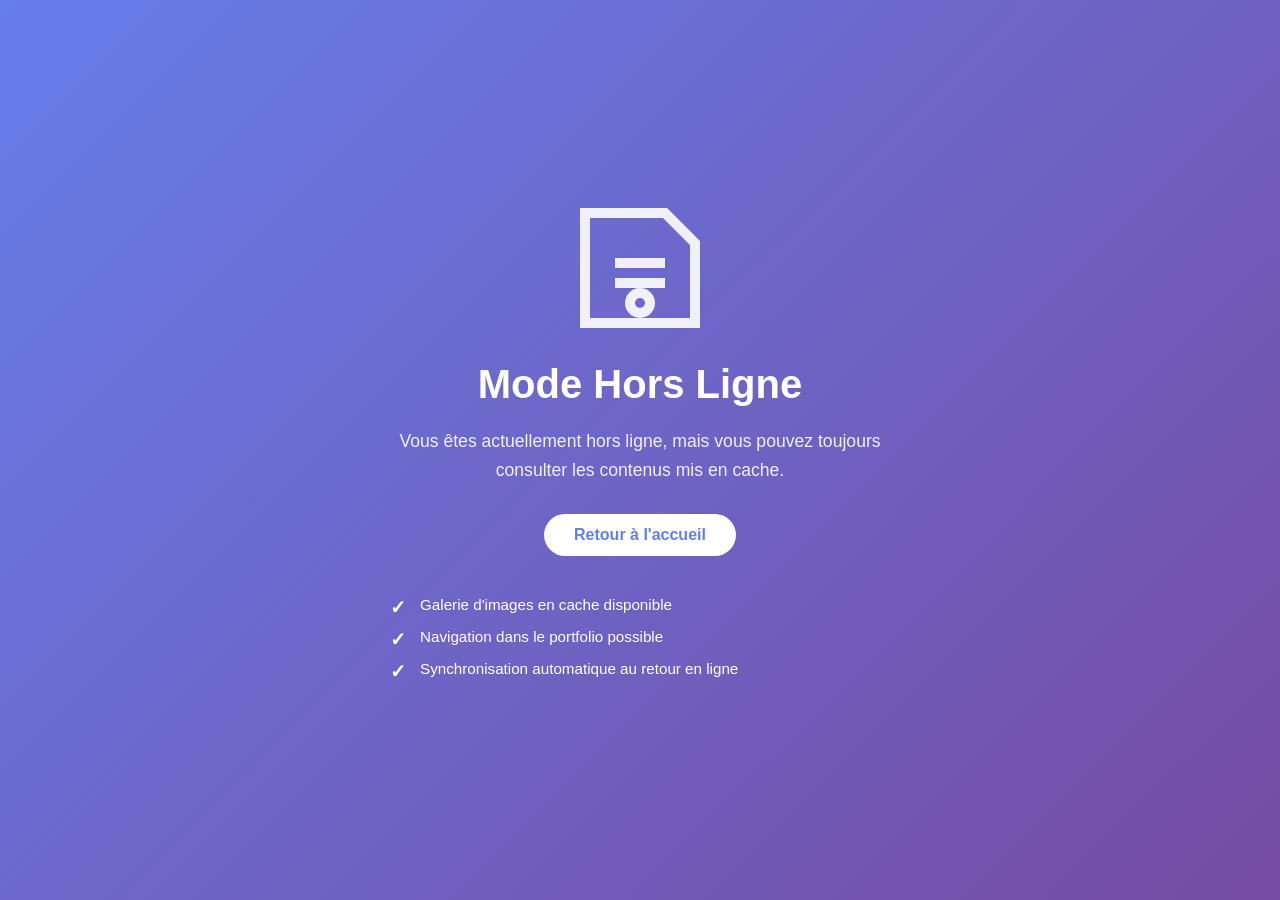
<file: offline.html>
<!DOCTYPE html>
<html lang="fr">
<head>
  <meta charset="UTF-8">
  <meta name="viewport" content="width=device-width, initial-scale=1.0">
  <title>Hors ligne - Portfolio</title>
  <style>
    * {
      margin: 0;
      padding: 0;
      box-sizing: border-box;
    }
    
    body {
      font-family: -apple-system, BlinkMacSystemFont, 'Segoe UI', Roboto, sans-serif;
      min-height: 100vh;
      display: flex;
      align-items: center;
      justify-content: center;
      background: linear-gradient(135deg, #667eea 0%, #764ba2 100%);
      color: white;
      padding: 20px;
    }
    
    .container {
      text-align: center;
      max-width: 500px;
    }
    
    .icon {
      width: 120px;
      height: 120px;
      margin: 0 auto 30px;
      opacity: 0.9;
    }
    
    h1 {
      font-size: 2.5rem;
      margin-bottom: 20px;
      font-weight: 700;
    }
    
    p {
      font-size: 1.1rem;
      line-height: 1.6;
      opacity: 0.9;
      margin-bottom: 30px;
    }
    
    .button {
      display: inline-block;
      padding: 12px 30px;
      background: white;
      color: #667eea;
      text-decoration: none;
      border-radius: 50px;
      font-weight: 600;
      transition: transform 0.2s;
    }
    
    .button:hover {
      transform: scale(1.05);
    }
    
    .features {
      margin-top: 40px;
      text-align: left;
    }
    
    .feature {
      margin-bottom: 15px;
      padding-left: 30px;
      position: relative;
      font-size: 0.95rem;
    }
    
    .feature::before {
      content: "✓";
      position: absolute;
      left: 0;
      font-weight: bold;
      font-size: 1.2rem;
    }
  </style>
</head>
<body>
  <div class="container">
    <svg class="icon" viewBox="0 0 24 24" fill="none" stroke="currentColor" stroke-width="2">
      <path d="M1 1h16l6 6v16H1z"/>
      <path d="M7 11h10M7 15h10"/>
      <circle cx="12" cy="19" r="2"/>
    </svg>
    
    <h1>Mode Hors Ligne</h1>
    <p>
      Vous êtes actuellement hors ligne, mais vous pouvez toujours consulter
      les contenus mis en cache.
    </p>
    
    <a href="/" class="button">Retour à l'accueil</a>
    
    <div class="features">
      <div class="feature">Galerie d'images en cache disponible</div>
      <div class="feature">Navigation dans le portfolio possible</div>
      <div class="feature">Synchronisation automatique au retour en ligne</div>
    </div>
  </div>
</body>
</html>
</file>
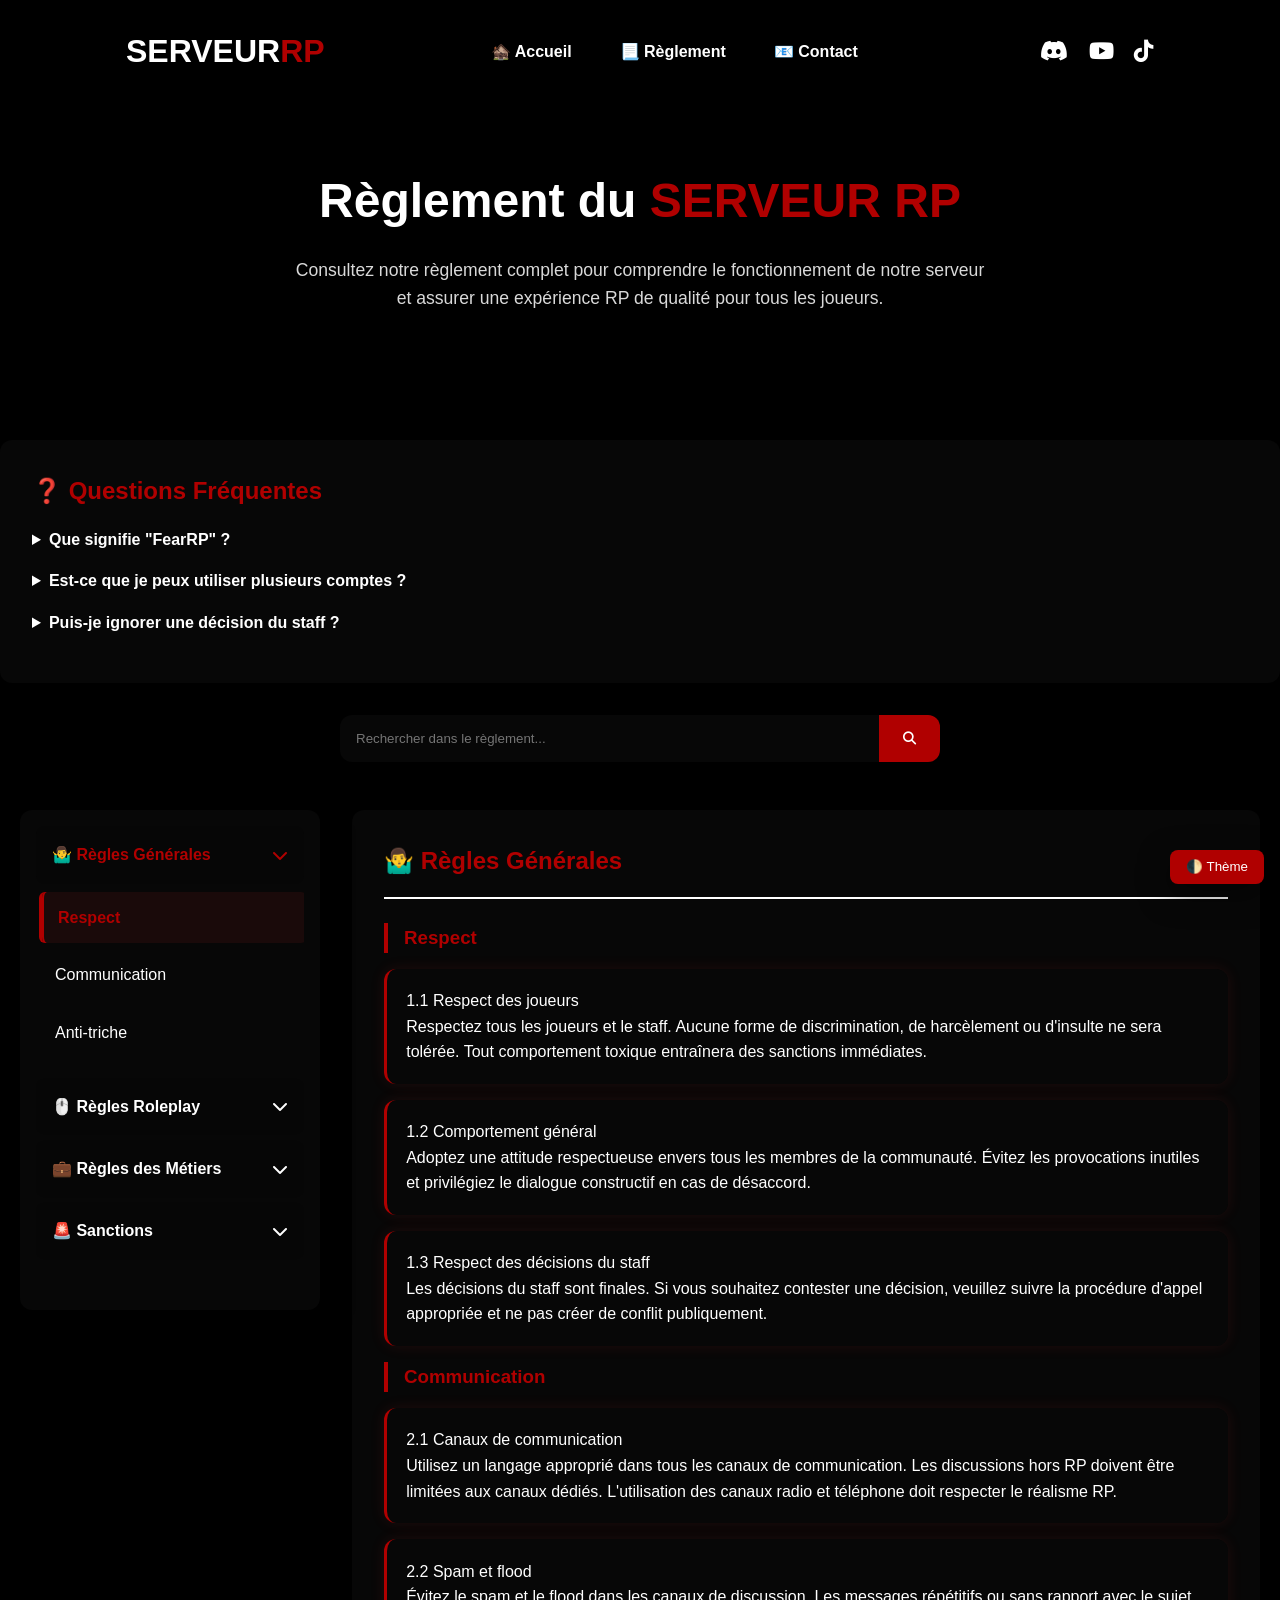
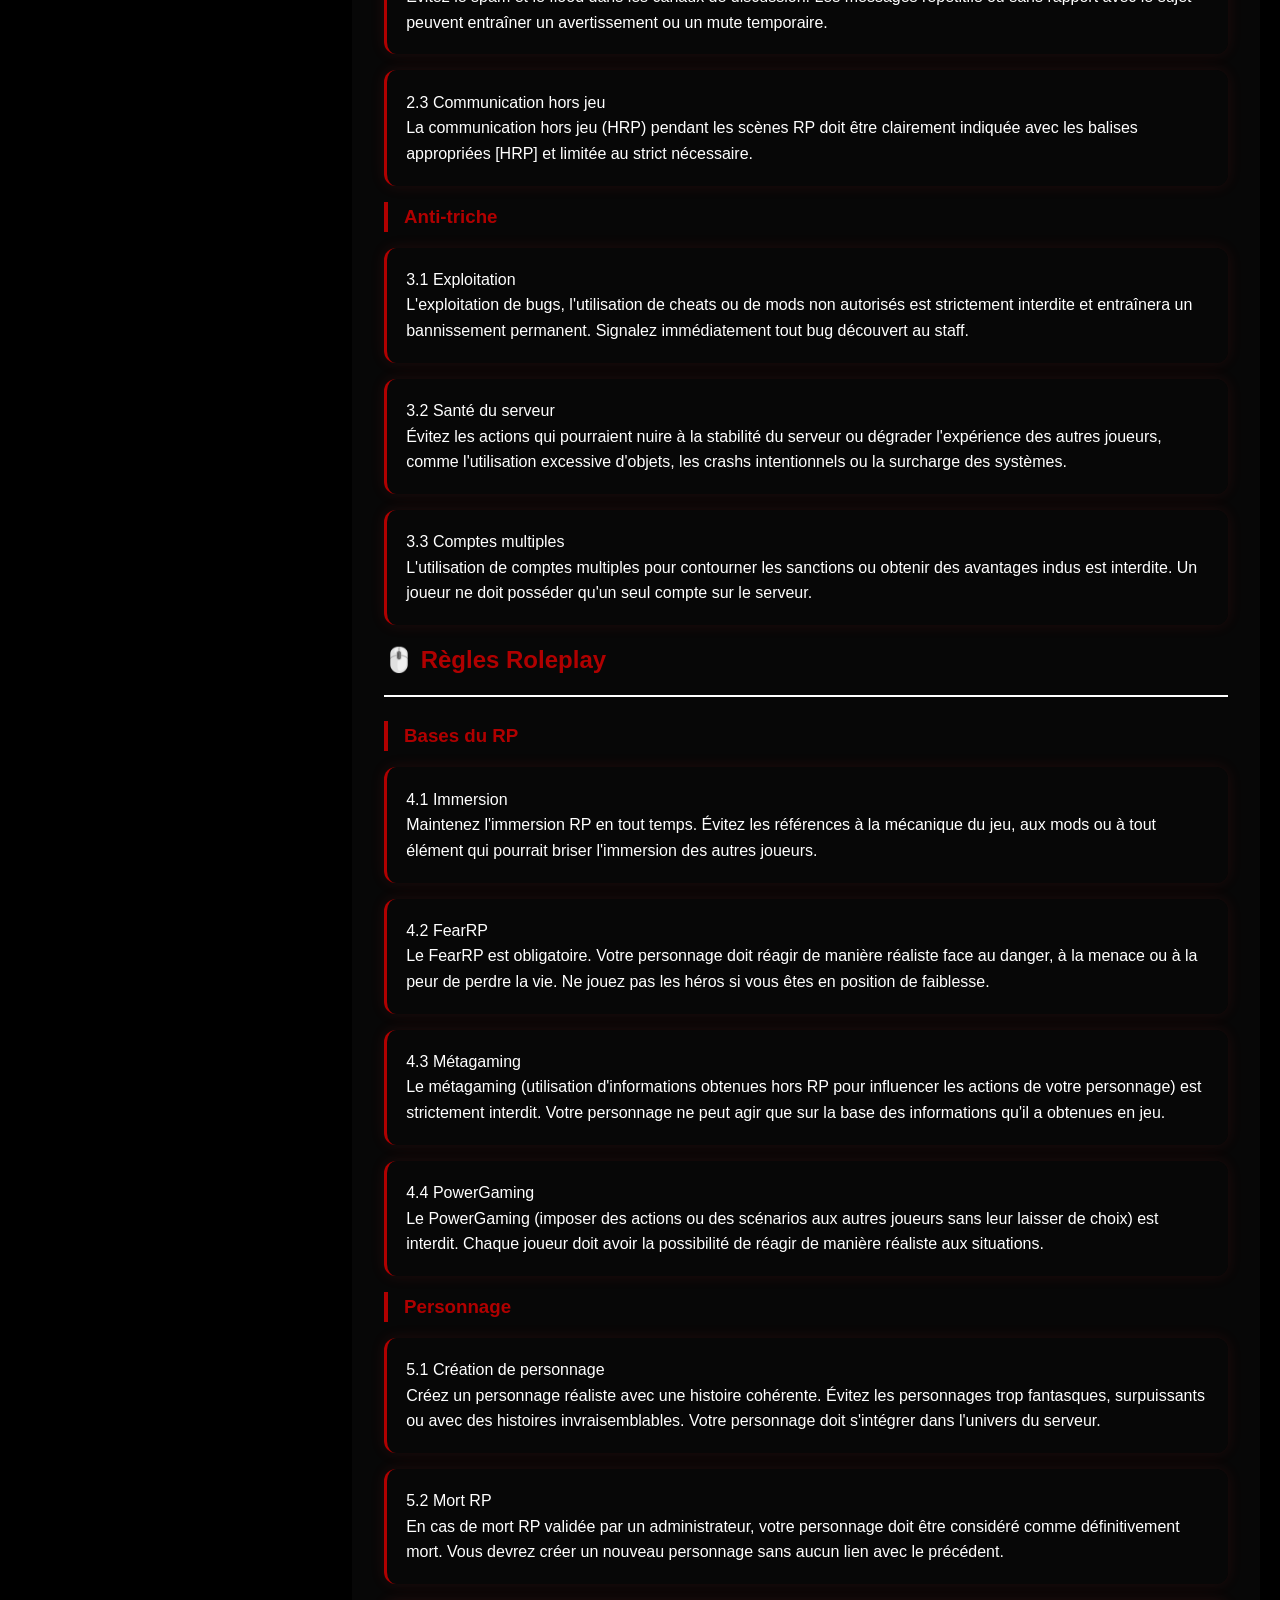
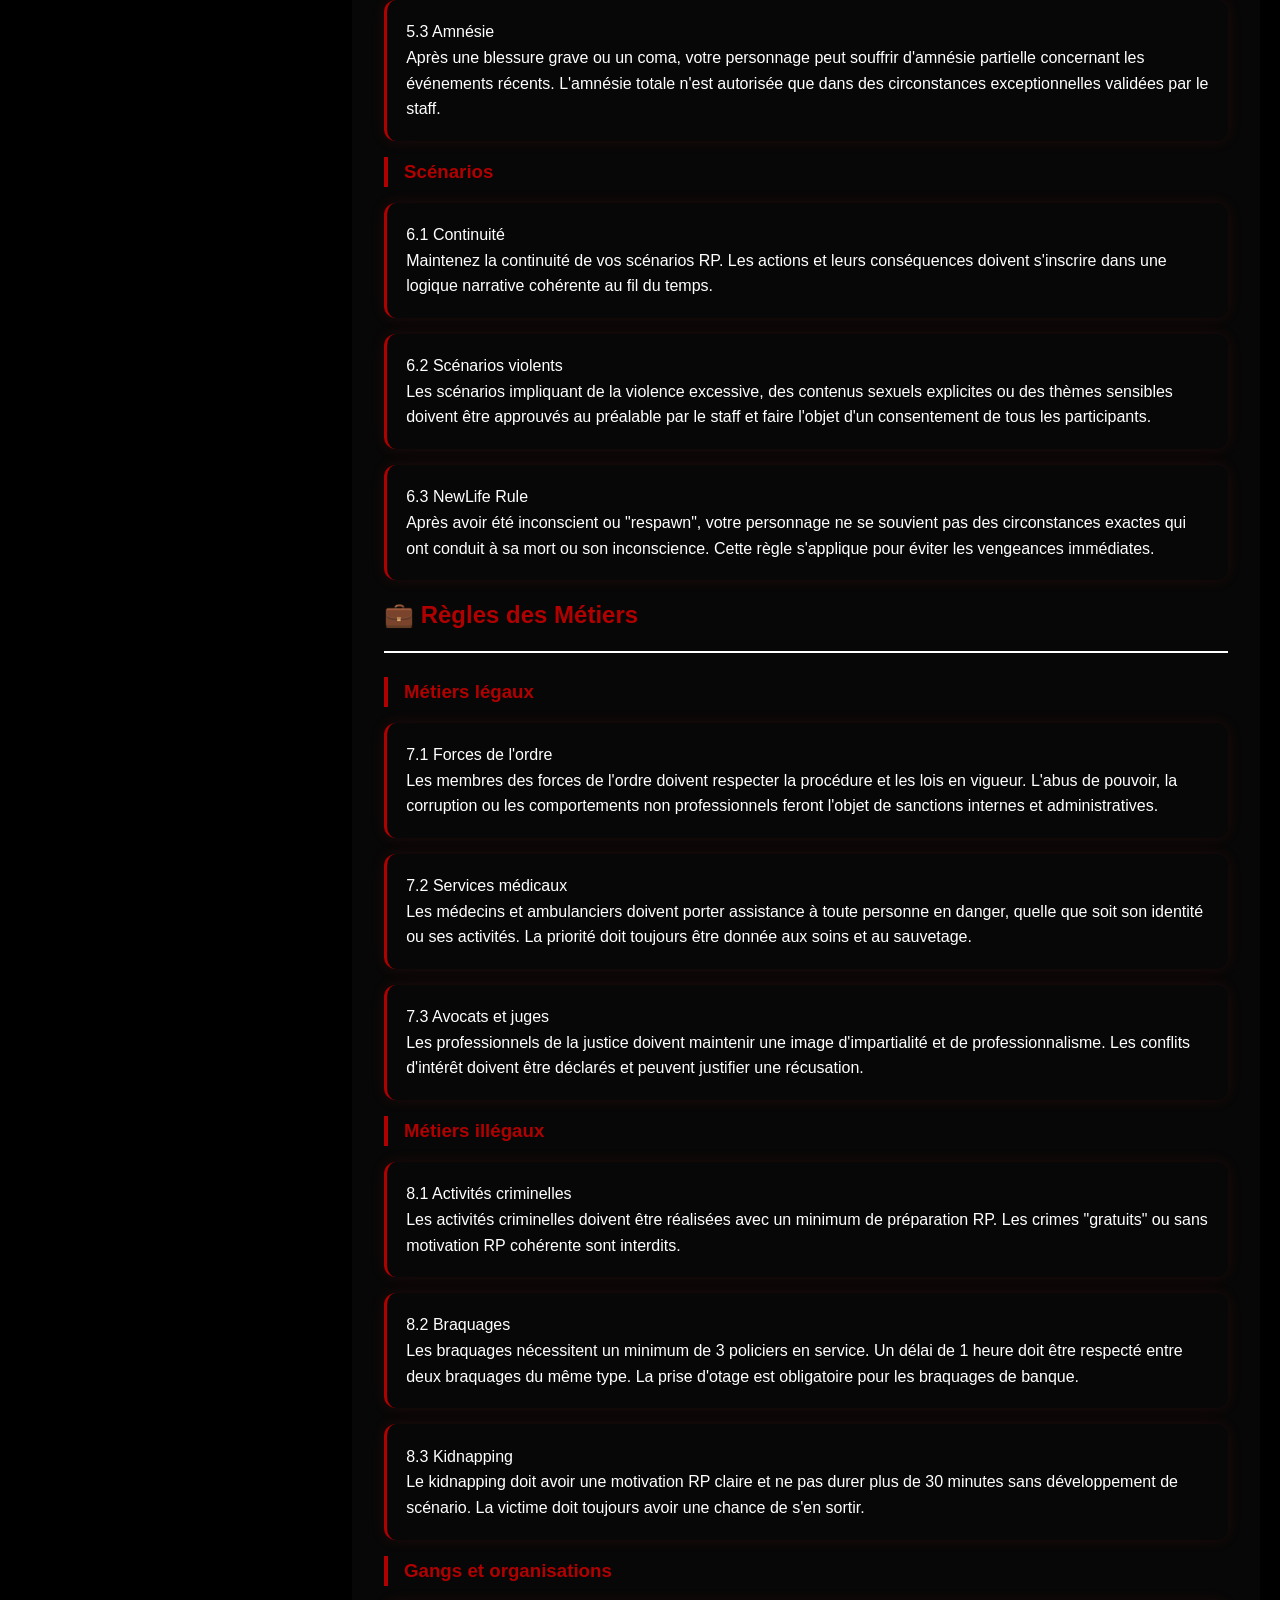
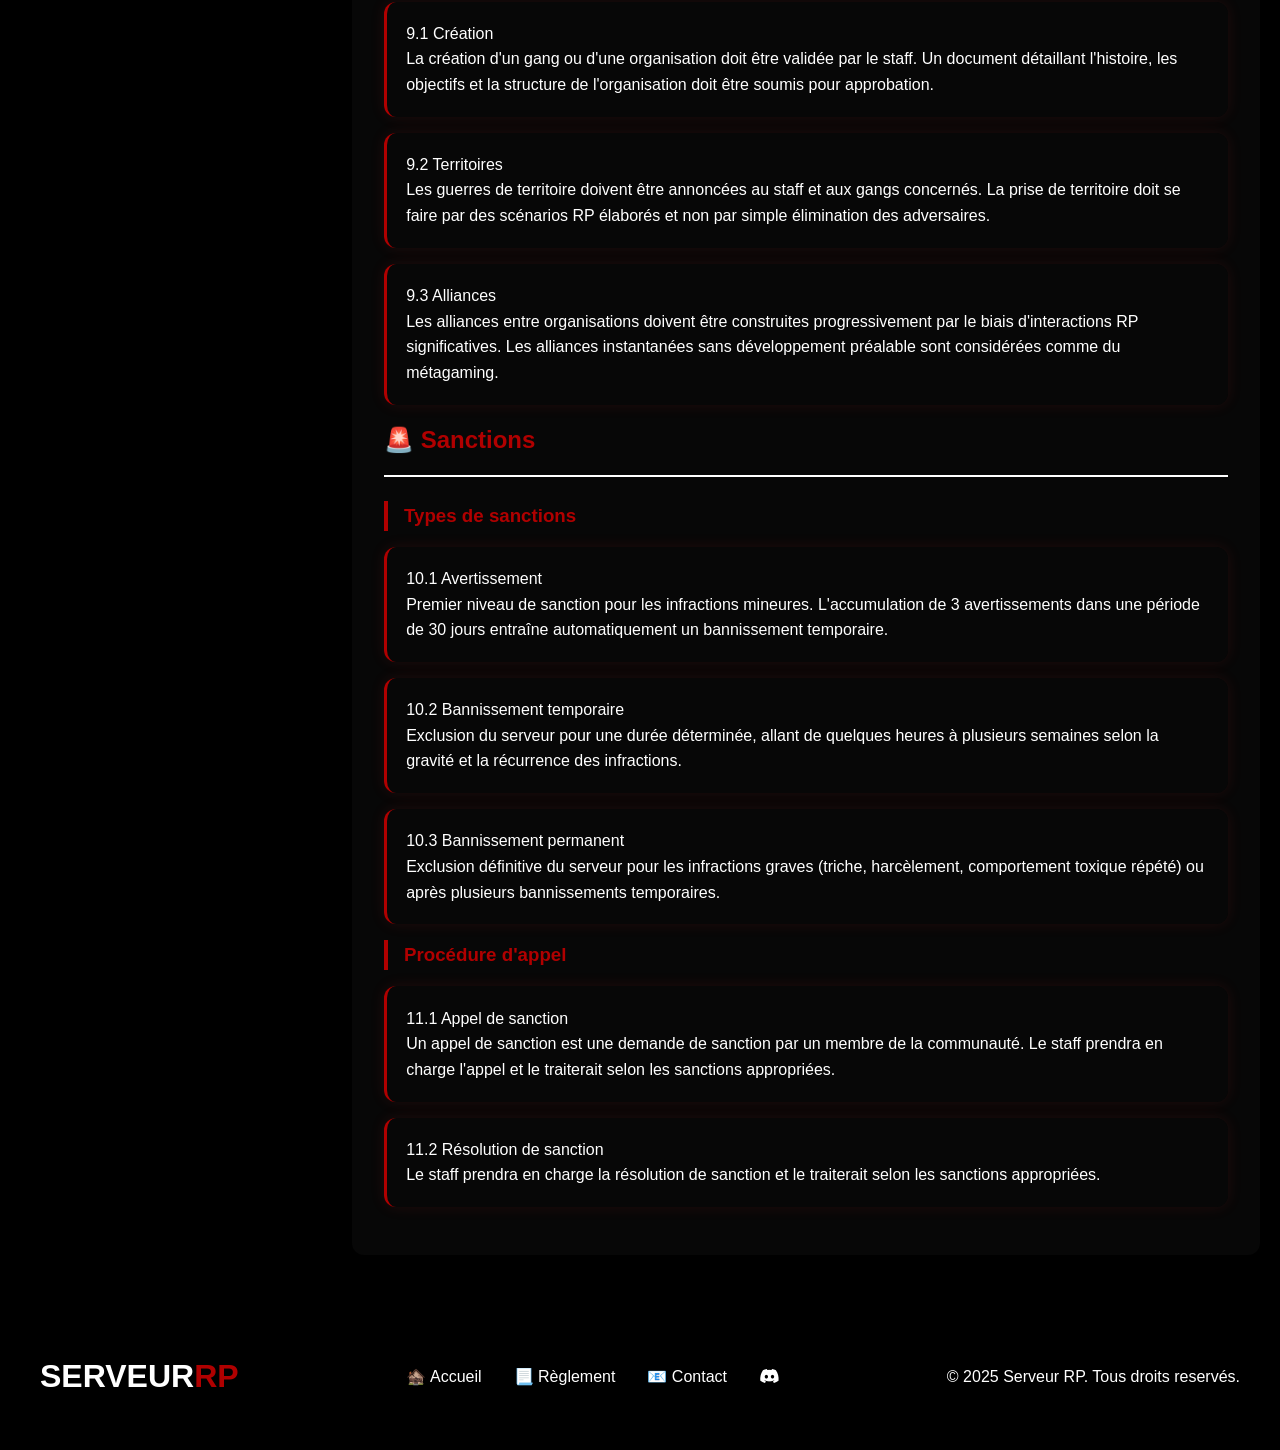
<file: reglement.html>
<!DOCTYPE html>
<html lang="fr">
<head>
    <meta charset="UTF-8">
    <meta name="viewport" content="width=device-width, initial-scale=1.0">
    <title>Règlement - SERVEUR RP</title>
    <link rel="stylesheet" href="https://cdnjs.cloudflare.com/ajax/libs/font-awesome/6.4.0/css/all.min.css">
    <style>
        :root {
            --primary-color: #b00000;
            --primary-dark: #b00000;
            --secondary-color: #ffffff;
            --dark-bg: #000000;
            --light-bg: rgba(8, 8, 8, 0.9);
            --text-light: #ffffff;
            --text-dark: #ffffff;
            --border-color: #ffffff;
            --border-radius: 12px;
            --box-shadow: 0 10px 30px rgba(0, 0, 0, 0.5);
            --transition: all 0.3s ease;
        }
        
        * {
            margin: 0;
            padding: 0;
            box-sizing: border-box;
            font-family: 'Poppins', sans-serif;
            transition: var(--transition);
        }
        
        body {
            background-color: var(--dark-bg);
            color: var(--text-dark);
            line-height: 1.6;
            overflow-x: hidden;
        }
        
        .container {
            width: 100%;
            max-width: 1500px;
            margin: auto;
            padding: 0 20px;
        }
        
        /* Header */
        header {
            background-color: none;
            backdrop-filter: blur(10px);
            padding: 1rem;
            position: relative;
            top: 10px;
            left: 0;
            right: 0;
            z-index: 100;
            box-shadow: var(--box-shadow);
            width: 90%;
            max-width: 1100px;
            margin: 0 auto;
            border-radius: 10px;
            transition: all 0.3s ease;
        }
        
        nav {
            display: flex;
            align-items: center;
            justify-content: space-between;
            flex-wrap: wrap;
        }
        
        .logo {
            font-size: 2rem;
            font-weight: 800;
            color: var(--text-light);
            text-shadow: 2px 2px 5px rgba(0,0,0,0.5);
        }
        
        .logo span {
            color: var(--primary-color);
        }
        
        .nav-links {
            display: none;
            flex-direction: column;
            width: 100%;
            margin-top: 1rem;
            gap: 1rem;
        }

        .nav-links.active {
            display: flex;
        }

        @media (min-width: 768px) {
        .nav-links {
            display: flex;
            flex-direction: row;
            width: auto;
            margin-top: 0;
            gap: 2rem;
        }
        }

        .nav-links a {
            color: var(--text-light);
            text-decoration: none;
            font-weight: 600;
            position: relative;
            padding: 0.5rem;
        }

        .nav-links a::after {
            content: '';
            position: absolute;
            left: 0;
            bottom: -4px;
            width: 0;
            height: 2px;
            background: var(--primary-color);
            transition: var(--transition);
        }

        .nav-links a:hover::after {
            width: 100%;
        }

        .menu-toggle {
            display: block;
            background: none;
            border: none;
            color: var(--text-light);
            font-size: 1.5rem;
            cursor: pointer;
        }

        @media (min-width: 768px) {
            .menu-toggle {
                display: none;
            }
        }
        
        /* Social icons */
        .social-btn {
            color: var(--text-light);
            font-size: 1.4rem;
            margin-left: 1rem;
            transition: transform 0.3s;
        }
        
        .social-btn:hover {
            color: var(--primary-color);
            transform: scale(1.2);
        }
        
        /* Banner */
        .banner {
            background: var(--dark-bg);
            background-size: cover;
            background-position: center;
            padding: 5rem 0;
            text-align: center;
            color: var(--text-light);
        }
        
        .banner h1 {
            font-size: 3rem;
            margin-bottom: 1rem;
        }
        
        .banner span {
            color: var(--primary-color);
        }
        
        .banner p {
            max-width: 700px;
            margin: 0 auto;
            font-size: 1.1rem;
            opacity: 0.85;
        }
        
        /* Search */
        .search-container {
            margin: 2rem auto;
            max-width: 600px;
            display: flex;
            border-radius: var(--border-radius);
            overflow: hidden;
            box-shadow: var(--box-shadow);
            outline: none;
        }

        .search-input {
            flex: 1;
            padding: 1rem;
            border: none;
            background-color: var(--light-bg);
            color: var(--text-light);
            outline: none;
        }
        
        .search-btn {
            background: var(--primary-color);
            color: #fff;
            padding: 0 1.5rem;
            border: none;
            cursor: pointer;
            font-weight: bold;
        }
        
        .search-btn:hover {
            background-color: var(--primary-dark);
        }
        
        /* Rules Layout */
        .rules-layout {
            display: grid;
            grid-template-columns: 300px 1fr;
            gap: 2rem;
            margin: 3rem 0;
        }
        
        /* Sidebar */
        .sidebar {
            background-color: var(--light-bg);
            border-radius: var(--border-radius);
            box-shadow: var(--box-shadow);
            padding: 1rem;
            position: sticky;
            top: 50px;
            height: 500px;
            transition: var(--transition);
            overflow-y: auto;
        }

        .category-header {
            display: flex;
            justify-content: space-between;
            align-items: center;
            color: var(--text-light);
            padding: 1rem;
            font-weight: bold;
            cursor: pointer;
            background: var(--light-bg);
            border-radius: 8px;
            margin-bottom: 0.3rem;
            transition: var(--transition);
        }

        .category-header:hover {
            background-color: rgba(0, 0, 0, 0.2);
            box-shadow: 0 0 10px rgba(255, 60, 60, 0.3);
            transform: scale(1.02);
        }

        .category-header.active {
            color: var(--primary-color);
            background-color: rgba(0, 0, 0, 0.2);
        }

        .subcategories {
            display: none;
            flex-direction: column;
            margin-bottom: 1rem;
            animation: fadeIn 0.3s ease forwards;
            overflow: hidden;
            transition: max-height 0.3s ease;
        }

        .subcategories.active {
            display: flex;
        }

        .subcategory-link {
            padding: 0.8rem 1rem;
            color: var(--text-dark);
            text-decoration: none;
            border-left: 3px solid transparent;
            border-radius: 6px;
            margin: 0.2rem 0;
            transition: var(--transition);
        }

        .subcategory-link:hover,
        .subcategory-link.active {
            background: rgba(255, 60, 60, 0.08);
            border-left-color: var(--primary-color);
            color: var(--primary-color);
            font-weight: bold;
            transform: translateX(3px);
            box-shadow: inset 2px 0 0 var(--primary-color);
        }

        /* Animation d'apparition douce */
        @keyframes fadeIn {
            from {
                opacity: 0;
                transform: translateY(-5px);
            }
            to {
                opacity: 1;
                transform: translateY(0);
            }
        }
        
        /* Rules Content */
        .rules-content {
            background-color: var(--light-bg);
            padding: 2rem;
            border-radius: var(--border-radius);
            box-shadow: var(--box-shadow);
        }
        
        .rule-category-header h2 {
            color: var(--primary-color);
            border-bottom: 2px solid var(--border-color);
            padding-bottom: 1rem;
            margin-bottom: 1.5rem;
        }
        
        .rule-subcategory h3 {
            color: var(--primary-dark);
            padding-left: 1rem;
            border-left: 4px solid var(--primary-color);
            margin-bottom: 1rem;
        }
        
        .rule-item {
            background-color: var(--light-bg);
            border-left: 3px solid var(--primary-color);
            padding: 1.2rem;
            border-radius: var(--border-radius);
            margin-bottom: 1rem;
            box-shadow: 0 0 15px rgba(255, 60, 60, 0.1);
        }
        
        .rule-item:hover {
            transform: translateY(-3px);
        }
        
        /* Footer */
        footer {
            background: none;
            color: var(--text-light);
            padding: 3rem 0;
        }
        
        .footer-content {
            display: flex;
            justify-content: space-between;
            align-items: center;
            flex-wrap: wrap;
            gap: 1rem;
        }
        
        .footer-logo {
            font-size: 1.5rem;
            font-weight: 700;
            color: var(--text-light);
        }
        
        .footer-logo span {
            color: var(--primary-color);
        }
        
        .footer-links {
            display: flex;
            gap: 2rem;
            flex-wrap: wrap;
        }
        
        .footer-links a {
            color: var(--text-light);
            text-decoration: none;
        }
        
        .footer-links a:hover {
            color: var(--primary-color);
        }
        
        /* Responsive */
        @media (max-width: 992px) {
            .rules-layout {
                grid-template-columns: 1fr;
            }
        
            .sidebar {
                position: static;
                margin-bottom: 2rem;
                height: auto;
                max-height: 300px;
            }
            
            .banner h1 {
                font-size: 2.5rem;
            }
        }
        
        @media (max-width: 768px) {
            header {
                padding: 1rem;
                width: 95%;
            }
            
            .social-links {
                display: none;
                width: 100%;
                flex-direction: column;
                gap: 1rem;
                margin-top: 1rem;
            }
            
            .social-links.active {
                display: flex;
            }
            
            .social-links {
                flex-direction: row;
                justify-content: center;
            }
            
            .logo {
                font-size: 1.5rem;
            }
            
            .banner h1 {
                font-size: 2rem;
            }
            
            .banner p {
                font-size: 1rem;
                padding: 0 1rem;
            }
            
            .footer-content {
                flex-direction: column;
                text-align: center;
            }
            
            .footer-links {
                justify-content: center;
                margin: 1rem 0;
            }
            
            .search-container {
                flex-direction: column;
                max-width: 90%;
            }
            
            .search-input, .search-btn {
                width: 100%;
                padding: 0.8rem;
                text-align: center;
            }
        }
        
        @media (max-width: 480px) {
            .banner h1 {
                font-size: 1.8rem;
            }
            
            .rule-category-header h2 {
                font-size: 1.5rem;
            }
            
            .rule-subcategory h3 {
                font-size: 1.2rem;
            }
            
            .footer-links {
                gap: 1rem;
            }
            
            .rules-content {
                padding: 1rem;
            }
            
            .rule-item {
                padding: 1rem;
            }
        }
        
        .light-mode {
            --dark-bg: #f5f5f5;
            --light-bg: #ffffff;
            --text-light: #000000;
            --text-dark: #000000;
            --border-color: #000000;
            background-color: var(--dark-bg);
            color: var(--text-dark);
        }

        .theme-toggle {
            position: fixed;
            bottom: 1rem;
            right: 1rem;
            z-index: 1001;
            background: var(--primary-color);
            color: white;
            border: none;
            padding: 0.6rem 1rem;
            border-radius: 8px;
            cursor: pointer;
            box-shadow: var(--box-shadow);
        }

        mark {
            background: #b00000;
            color: #000;
            padding: 0 4px;
            border-radius: 4px;
        }

        .rule-item {
            animation: fadeUp 0.6s ease both;
        }

        .category-header {
            background-color: rgba(0, 0, 0, 0.09);
        }

        .rule-item:hover {
            background-color: rgba(0, 0, 0, 0.09);
            box-shadow: 0 0 15px rgba(255, 255, 255, 0.1);
        }

        @keyframes fadeUp {
            from {
                opacity: 0;
                transform: translateY(20px);
            }
            to {
                opacity: 1;
                transform: translateY(0);
            }
        }

        .faq {
            margin-top: 3rem;
            background: var(--light-bg);
            padding: 2rem;
            border-radius: var(--border-radius);
        }

        .faq h2 {
            color: var(--primary-color);
            margin-bottom: 1rem;
        }

        details {
            margin-bottom: 1rem;
        }

        summary {
            cursor: pointer;
            font-weight: bold;
            color: var(--text-light);
        }

        details[open] summary {
            color: var(--primary-color);
        }
        
        /* Ajout d'un bouton back-to-top */
        .back-to-top {
            position: fixed;
            bottom: 5rem;
            right: 1rem;
            z-index: 1000;
            background: var(--primary-color);
            color: white;
            width: 40px;
            height: 40px;
            border-radius: 50%;
            display: flex;
            justify-content: center;
            align-items: center;
            font-size: 1.2rem;
            cursor: pointer;
            box-shadow: var(--box-shadow);
            opacity: 0;
            visibility: hidden;
            transition: all 0.3s ease;
        }
        
        .back-to-top.active {
            opacity: 1;
            visibility: visible;
        }
        
        .back-to-top:hover {
            transform: translateY(-5px);
        }
    </style>       
</head>
<body>
    <header>
    <div class=container>
    <nav>
    <div class=logo>SERVEUR<span>RP</span></div>
    <button class=menu-toggle id=menuToggle>
    <i class="fas fa-bars"></i>
    </button>
    <div class=nav-links id=navLinks>
    <a href=index.html>🏚️ Accueil</a>
    <a href=reglement.html>📃 Règlement</a>
    <a href=index.html#rules-teaser>📧 Contact</a>
    </div>
    <div class=social>
    <a href=https://discord.gg/kp9Me4kfne class=social-btn><i class="fab fa-discord"></i></a>
    <a href=https://youtube.com/@darkanvg1343 class=social-btn><i class="fab fa-youtube"></i></a>
    <a href=https://www.tiktok.com/@ad.dev7 class=social-btn><i class="fab fa-tiktok"></i></a>
    </div>
    </nav>
    </div>
    </header>
    <button class=theme-toggle onclick=toggleTheme()>🌓 Thème</button>
    <section class=banner>
    <div class=container>
    <h1>Règlement du <span>SERVEUR RP</span></h1>
    <p>Consultez notre règlement complet pour comprendre le fonctionnement de notre serveur et assurer une expérience RP de qualité pour tous les joueurs.</p>
    </div>
    </section>
    <section class="faq container">
    <h2>❓ Questions Fréquentes</h2>
    <details>
    <summary>Que signifie "FearRP" ?</summary>
    <p>Le FearRP signifie que votre personnage doit avoir peur pour sa vie et agir de manière réaliste face au danger.</p>
    </details>
    <details>
    <summary>Est-ce que je peux utiliser plusieurs comptes ?</summary>
    <p>Non. Les comptes multiples sont interdits. Vous devez jouer avec un seul compte.</p>
    </details>
    <details>
    <summary>Puis-je ignorer une décision du staff ?</summary>
    <p>Les décisions du staff doivent être respectées. Utilisez la procédure d’appel si nécessaire.</p>
    </details>
    </section>
    <div class=container>
    <div class=search-container>
    <input class=search-input id=searchInput placeholder="Rechercher dans le règlement...">
    <button class=search-btn id=searchBtn><i class="fas fa-search"></i></button>
    </div>
    <div class=rules-layout>
    <div class=sidebar>
    <div class=categories-menu>
    <div class=category-item>
    <div class="category-header active" data-category=general>
    <span>🤷‍♂️ Règles Générales</span>
    <i class="fas fa-chevron-down"></i>
    </div>
    <div class="subcategories active">
    <a href=#general-respect class="subcategory-link active">Respect</a>
    <a href=#general-communication class=subcategory-link>Communication</a>
    <a href=#general-cheats class=subcategory-link>Anti-triche</a>
    </div>
    </div>
    <div class=category-item>
    <div class=category-header data-category=roleplay>
    <span>🖱️ Règles Roleplay</span>
    <i class="fas fa-chevron-down"></i>
    </div>
    <div class=subcategories>
    <a href=#rp-bases class=subcategory-link>Bases du RP</a>
    <a href=#rp-personnage class=subcategory-link>Personnage</a>
    <a href=#rp-scenarios class=subcategory-link>Scénarios</a>
    </div>
    </div>
    <div class=category-item>
    <div class=category-header data-category=jobs>
    <span>💼 Règles des Métiers</span>
    <i class="fas fa-chevron-down"></i>
    </div>
    <div class=subcategories>
    <a href=#jobs-legaux class=subcategory-link>Métiers légaux</a>
    <a href=#jobs-illegaux class=subcategory-link>Métiers illégaux</a>
    <a href=#jobs-gangs class=subcategory-link>Gangs et organisations</a>
    </div>
    </div>
    <div class=category-item>
    <div class=category-header data-category=sanctions>
    <span>🚨 Sanctions</span>
    <i class="fas fa-chevron-down"></i>
    </div>
    <div class=subcategories>
    <a href=#sanctions-types class=subcategory-link>Types de sanctions</a>
    <a href=#sanctions-appel class=subcategory-link>Procédure d'appel</a>
    </div>
    </div>
    </div>
    </div>
    <div class=rules-content>
    <div class=rule-category id=general>
    <div class=rule-category-header>
    <h2>🤷‍♂️ Règles Générales</h2>
    </div>
    <div class=rule-subcategory id=general-respect>
    <h3>Respect</h3>
    <div class=rule-item>
    <div class=rule-number>1.1 Respect des joueurs</div>
    <div class=rule-text>Respectez tous les joueurs et le staff. Aucune forme de discrimination, de harcèlement ou d'insulte ne sera tolérée. Tout comportement toxique entraînera des sanctions immédiates.</div>
    </div>
    <div class=rule-item>
    <div class=rule-number>1.2 Comportement général</div>
    <div class=rule-text>Adoptez une attitude respectueuse envers tous les membres de la communauté. Évitez les provocations inutiles et privilégiez le dialogue constructif en cas de désaccord.</div>
    </div>
    <div class=rule-item>
    <div class=rule-number>1.3 Respect des décisions du staff</div>
    <div class=rule-text>Les décisions du staff sont finales. Si vous souhaitez contester une décision, veuillez suivre la procédure d'appel appropriée et ne pas créer de conflit publiquement.</div>
    </div>
    </div>
    <div class=rule-subcategory id=general-communication>
    <h3>Communication</h3>
    <div class=rule-item>
    <div class=rule-number>2.1 Canaux de communication</div>
    <div class=rule-text>Utilisez un langage approprié dans tous les canaux de communication. Les discussions hors RP doivent être limitées aux canaux dédiés. L'utilisation des canaux radio et téléphone doit respecter le réalisme RP.</div>
    </div>
    <div class=rule-item>
    <div class=rule-number>2.2 Spam et flood</div>
    <div class=rule-text>Évitez le spam et le flood dans les canaux de discussion. Les messages répétitifs ou sans rapport avec le sujet peuvent entraîner un avertissement ou un mute temporaire.</div>
    </div>
    <div class=rule-item>
    <div class=rule-number>2.3 Communication hors jeu</div>
    <div class=rule-text>La communication hors jeu (HRP) pendant les scènes RP doit être clairement indiquée avec les balises appropriées [HRP] et limitée au strict nécessaire.</div>
    </div>
    </div>
    <div class=rule-subcategory id=general-cheats>
    <h3>Anti-triche</h3>
    <div class=rule-item>
    <div class=rule-number>3.1 Exploitation</div>
    <div class=rule-text>L'exploitation de bugs, l'utilisation de cheats ou de mods non autorisés est strictement interdite et entraînera un bannissement permanent. Signalez immédiatement tout bug découvert au staff.</div>
    </div>
    <div class=rule-item>
    <div class=rule-number>3.2 Santé du serveur</div>
    <div class=rule-text>Évitez les actions qui pourraient nuire à la stabilité du serveur ou dégrader l'expérience des autres joueurs, comme l'utilisation excessive d'objets, les crashs intentionnels ou la surcharge des systèmes.</div>
    </div>
    <div class=rule-item>
    <div class=rule-number>3.3 Comptes multiples</div>
    <div class=rule-text>L'utilisation de comptes multiples pour contourner les sanctions ou obtenir des avantages indus est interdite. Un joueur ne doit posséder qu'un seul compte sur le serveur.</div>
    </div>
    </div>
    </div>
    <div class=rule-category id=roleplay>
    <div class=rule-category-header>
    <h2>🖱️ Règles Roleplay</h2>
    </div>
    <div class=rule-subcategory id=rp-bases>
    <h3>Bases du RP</h3>
    <div class=rule-item>
    <div class=rule-number>4.1 Immersion</div>
    <div class=rule-text>Maintenez l'immersion RP en tout temps. Évitez les références à la mécanique du jeu, aux mods ou à tout élément qui pourrait briser l'immersion des autres joueurs.</div>
    </div>
    <div class=rule-item>
    <div class=rule-number>4.2 FearRP</div>
    <div class=rule-text>Le FearRP est obligatoire. Votre personnage doit réagir de manière réaliste face au danger, à la menace ou à la peur de perdre la vie. Ne jouez pas les héros si vous êtes en position de faiblesse.</div>
    </div>
    <div class=rule-item>
    <div class=rule-number>4.3 Métagaming</div>
    <div class=rule-text>Le métagaming (utilisation d'informations obtenues hors RP pour influencer les actions de votre personnage) est strictement interdit. Votre personnage ne peut agir que sur la base des informations qu'il a obtenues en jeu.</div>
    </div>
    <div class=rule-item>
    <div class=rule-number>4.4 PowerGaming</div>
    <div class=rule-text>Le PowerGaming (imposer des actions ou des scénarios aux autres joueurs sans leur laisser de choix) est interdit. Chaque joueur doit avoir la possibilité de réagir de manière réaliste aux situations.</div>
    </div>
    </div>
    <div class=rule-subcategory id=rp-personnage>
    <h3>Personnage</h3>
    <div class=rule-item>
    <div class=rule-number>5.1 Création de personnage</div>
    <div class=rule-text>Créez un personnage réaliste avec une histoire cohérente. Évitez les personnages trop fantasques, surpuissants ou avec des histoires invraisemblables. Votre personnage doit s'intégrer dans l'univers du serveur.</div>
    </div>
    <div class=rule-item>
    <div class=rule-number>5.2 Mort RP</div>
    <div class=rule-text>En cas de mort RP validée par un administrateur, votre personnage doit être considéré comme définitivement mort. Vous devrez créer un nouveau personnage sans aucun lien avec le précédent.</div>
    </div>
    <div class=rule-item>
    <div class=rule-number>5.3 Amnésie</div>
    <div class=rule-text>Après une blessure grave ou un coma, votre personnage peut souffrir d'amnésie partielle concernant les événements récents. L'amnésie totale n'est autorisée que dans des circonstances exceptionnelles validées par le staff.</div>
    </div>
    </div>
    <div class=rule-subcategory id=rp-scenarios>
    <h3>Scénarios</h3>
    <div class=rule-item>
    <div class=rule-number>6.1 Continuité</div>
    <div class=rule-text>Maintenez la continuité de vos scénarios RP. Les actions et leurs conséquences doivent s'inscrire dans une logique narrative cohérente au fil du temps.</div>
    </div>
    <div class=rule-item>
    <div class=rule-number>6.2 Scénarios violents</div>
    <div class=rule-text>Les scénarios impliquant de la violence excessive, des contenus sexuels explicites ou des thèmes sensibles doivent être approuvés au préalable par le staff et faire l'objet d'un consentement de tous les participants.</div>
    </div>
    <div class=rule-item>
    <div class=rule-number>6.3 NewLife Rule</div>
    <div class=rule-text>Après avoir été inconscient ou "respawn", votre personnage ne se souvient pas des circonstances exactes qui ont conduit à sa mort ou son inconscience. Cette règle s'applique pour éviter les vengeances immédiates.</div>
    </div>
    </div>
    </div>
    <div class=rule-category id=jobs>
    <div class=rule-category-header>
    <h2>💼 Règles des Métiers</h2>
    </div>
    <div class=rule-subcategory id=jobs-legaux>
    <h3>Métiers légaux</h3>
    <div class=rule-item>
    <div class=rule-number>7.1 Forces de l'ordre</div>
    <div class=rule-text>Les membres des forces de l'ordre doivent respecter la procédure et les lois en vigueur. L'abus de pouvoir, la corruption ou les comportements non professionnels feront l'objet de sanctions internes et administratives.</div>
    </div>
    <div class=rule-item>
    <div class=rule-number>7.2 Services médicaux</div>
    <div class=rule-text>Les médecins et ambulanciers doivent porter assistance à toute personne en danger, quelle que soit son identité ou ses activités. La priorité doit toujours être donnée aux soins et au sauvetage.</div>
    </div>
    <div class=rule-item>
    <div class=rule-number>7.3 Avocats et juges</div>
    <div class=rule-text>Les professionnels de la justice doivent maintenir une image d'impartialité et de professionnalisme. Les conflits d'intérêt doivent être déclarés et peuvent justifier une récusation.</div>
    </div>
    </div>
    <div class=rule-subcategory id=jobs-illegaux>
    <h3>Métiers illégaux</h3>
    <div class=rule-item>
    <div class=rule-number>8.1 Activités criminelles</div>
    <div class=rule-text>Les activités criminelles doivent être réalisées avec un minimum de préparation RP. Les crimes "gratuits" ou sans motivation RP cohérente sont interdits.</div>
    </div>
    <div class=rule-item>
    <div class=rule-number>8.2 Braquages</div>
    <div class=rule-text>Les braquages nécessitent un minimum de 3 policiers en service. Un délai de 1 heure doit être respecté entre deux braquages du même type. La prise d'otage est obligatoire pour les braquages de banque.</div>
    </div>
    <div class=rule-item>
    <div class=rule-number>8.3 Kidnapping</div>
    <div class=rule-text>Le kidnapping doit avoir une motivation RP claire et ne pas durer plus de 30 minutes sans développement de scénario. La victime doit toujours avoir une chance de s'en sortir.</div>
    </div>
    </div>
    <div class=rule-subcategory id=jobs-gangs>
    <h3>Gangs et organisations</h3>
    <div class=rule-item>
    <div class=rule-number>9.1 Création</div>
    <div class=rule-text>La création d'un gang ou d'une organisation doit être validée par le staff. Un document détaillant l'histoire, les objectifs et la structure de l'organisation doit être soumis pour approbation.</div>
    </div>
    <div class=rule-item>
    <div class=rule-number>9.2 Territoires</div>
    <div class=rule-text>Les guerres de territoire doivent être annoncées au staff et aux gangs concernés. La prise de territoire doit se faire par des scénarios RP élaborés et non par simple élimination des adversaires.</div>
    </div>
    <div class=rule-item>
    <div class=rule-number>9.3 Alliances</div>
    <div class=rule-text>Les alliances entre organisations doivent être construites progressivement par le biais d'interactions RP significatives. Les alliances instantanées sans développement préalable sont considérées comme du métagaming.</div>
    </div>
    </div>
    </div>
    <div class=rule-category id=sanctions>
    <div class=rule-category-header>
    <h2>🚨 Sanctions</h2>
    </div>
    <div class=rule-subcategory id=sanctions-types>
    <h3>Types de sanctions</h3>
    <div class=rule-item>
    <div class=rule-number>10.1 Avertissement</div>
    <div class=rule-text>Premier niveau de sanction pour les infractions mineures. L'accumulation de 3 avertissements dans une période de 30 jours entraîne automatiquement un bannissement temporaire.</div>
    </div>
    <div class=rule-item>
    <div class=rule-number>10.2 Bannissement temporaire</div>
    <div class=rule-text>Exclusion du serveur pour une durée déterminée, allant de quelques heures à plusieurs semaines selon la gravité et la récurrence des infractions.</div>
    </div>
    <div class=rule-item>
    <div class=rule-number>10.3 Bannissement permanent</div>
    <div class=rule-text>Exclusion définitive du serveur pour les infractions graves (triche, harcèlement, comportement toxique répété) ou après plusieurs bannissements temporaires.</div>
    </div>
    </div>
    <div class=rule-subcategory id=sanctions-appel>
    <h3>Procédure d'appel</h3>
    <div class=rule-item>
    <div class=rule-number>11.1 Appel de sanction</div>
    <div class=rule-text>Un appel de sanction est une demande de sanction par un membre de la communauté. Le staff prendra en charge l'appel et le traiterait selon les sanctions appropriées.</div>
    </div>
    <div class=rule-item>
    <div class=rule-number>11.2 Résolution de sanction</div>
    <div class=rule-text>Le staff prendra en charge la résolution de sanction et le traiterait selon les sanctions appropriées.</div>
    </div>
    </div>
    </div>
    </div>
    </div>
    
    <footer>
    <div class=container>
    <div class=footer-content>
    <div class=logo>
    SERVEUR<span>RP</span>
    </div>
    <div class=footer-links>
    <a href=index.html>🏚️ Accueil</a>
    <a href=reglement.html>📃 Règlement</a>
    <a href=index.html#contact target=_blank>📧 Contact</a>
    <a href=https://discord.gg/kp9Me4kfne target=_blank><i class="fab fa-discord"></i></a>
    </div>
    <p>© 2025 Serveur RP. Tous droits reservés.</p>
    </div>
    </div>
    </footer></div></body>

    <script>
        function _0xce6a(){const _0x295589=['.category-header','light-mode','scrollTo','innerHTML','remove','input','length','.rule-item','maxHeight','toLowerCase','preventDefault','querySelectorAll','replace','getItem','<i\x20class=\x22fas\x20fa-bars\x22></i>','dark','getAttribute','click','setItem','2252FbevZr','forEach','theme','contains','829yIAQtP','<mark>$1</mark>','2133640zCIYoP','smooth','pageYOffset','addEventListener','toggle','style','fa-chevron-up','441198Gxbvwi','offsetHeight','searchBtn','textContent','nextElementSibling','active','7RzoeOW','block','body','3485576ALALQD','266103TYlrKE','1555emHpGt','<i\x20class=\x22fas\x20fa-times\x22></i>','light','getBoundingClientRect','add','2177814rrrwxp','value','766UlHIjy','includes','.subcategory-link','getElementById','top','fa-chevron-down','querySelector','classList'];_0xce6a=function(){return _0x295589;};return _0xce6a();}function _0x1d8f(_0x1ec46f,_0xa9403b){const _0xce6a00=_0xce6a();return _0x1d8f=function(_0x1d8fb7,_0x39d0ba){_0x1d8fb7=_0x1d8fb7-0x1c1;let _0x4e7722=_0xce6a00[_0x1d8fb7];return _0x4e7722;},_0x1d8f(_0x1ec46f,_0xa9403b);}(function(_0x57154d,_0x2f9193){const _0x413a1a=_0x1d8f,_0x46b1a7=_0x57154d();while(!![]){try{const _0x531508=parseInt(_0x413a1a(0x1d0))/0x1*(parseInt(_0x413a1a(0x1eb))/0x2)+parseInt(_0x413a1a(0x1e3))/0x3+parseInt(_0x413a1a(0x1cc))/0x4*(parseInt(_0x413a1a(0x1e4))/0x5)+parseInt(_0x413a1a(0x1e9))/0x6*(parseInt(_0x413a1a(0x1df))/0x7)+-parseInt(_0x413a1a(0x1e2))/0x8+-parseInt(_0x413a1a(0x1d9))/0x9+-parseInt(_0x413a1a(0x1d2))/0xa;if(_0x531508===_0x2f9193)break;else _0x46b1a7['push'](_0x46b1a7['shift']());}catch(_0x4fce4a){_0x46b1a7['push'](_0x46b1a7['shift']());}}}(_0xce6a,0x3c1ab),document['addEventListener']('DOMContentLoaded',()=>{const _0x38abda=_0x1d8f,_0xdf1f8a=localStorage[_0x38abda(0x1c6)](_0x38abda(0x1ce));if(_0xdf1f8a===_0x38abda(0x1e6))document['body']['classList'][_0x38abda(0x1e8)](_0x38abda(0x1f4));document['querySelectorAll'](_0x38abda(0x1f3))['forEach'](_0x2bb4fa=>{const _0x1287bc=_0x38abda;_0x2bb4fa[_0x1287bc(0x1d5)]('click',()=>{const _0x1d4f41=_0x1287bc;document[_0x1d4f41(0x1c4)](_0x1d4f41(0x1f3))[_0x1d4f41(0x1cd)](_0x4219c4=>{const _0x431135=_0x1d4f41;_0x4219c4!==_0x2bb4fa&&(_0x4219c4['classList'][_0x431135(0x1f7)](_0x431135(0x1de)),_0x4219c4[_0x431135(0x1dd)]?.[_0x431135(0x1f2)][_0x431135(0x1f7)](_0x431135(0x1de)),_0x4219c4[_0x431135(0x1f1)]('i')[_0x431135(0x1f2)]['remove'](_0x431135(0x1d8)),_0x4219c4[_0x431135(0x1f1)]('i')['classList'][_0x431135(0x1e8)]('fa-chevron-down'));}),_0x2bb4fa[_0x1d4f41(0x1f2)][_0x1d4f41(0x1d6)](_0x1d4f41(0x1de));const _0x29f8d9=_0x2bb4fa[_0x1d4f41(0x1dd)];_0x29f8d9?.['classList']['toggle'](_0x1d4f41(0x1de));const _0x5e41fe=_0x2bb4fa['querySelector']('i');_0x5e41fe['classList'][_0x1d4f41(0x1d6)](_0x1d4f41(0x1f0)),_0x5e41fe[_0x1d4f41(0x1f2)]['toggle'](_0x1d4f41(0x1d8)),_0x29f8d9?.['classList'][_0x1d4f41(0x1cf)](_0x1d4f41(0x1de))?_0x29f8d9[_0x1d4f41(0x1d7)][_0x1d4f41(0x1c1)]=_0x29f8d9['scrollHeight']+'px':_0x29f8d9[_0x1d4f41(0x1d7)][_0x1d4f41(0x1c1)]='0';});});const _0x340da6=document['getElementById']('menuToggle'),_0x297628=document[_0x38abda(0x1ee)]('navLinks');_0x340da6&&_0x297628&&_0x340da6[_0x38abda(0x1d5)](_0x38abda(0x1ca),()=>{const _0x462bc7=_0x38abda;_0x297628[_0x462bc7(0x1f2)][_0x462bc7(0x1d6)](_0x462bc7(0x1de)),_0x340da6[_0x462bc7(0x1f6)]=_0x297628['classList']['contains'](_0x462bc7(0x1de))?_0x462bc7(0x1e5):_0x462bc7(0x1c7);});document['querySelectorAll'](_0x38abda(0x1ed))['forEach'](_0x13973c=>{const _0x717e38=_0x38abda;_0x13973c[_0x717e38(0x1d5)](_0x717e38(0x1ca),_0x2230bf=>{const _0x2a3684=_0x717e38;_0x2230bf[_0x2a3684(0x1c3)](),document[_0x2a3684(0x1c4)](_0x2a3684(0x1ed))['forEach'](_0x399b6a=>_0x399b6a[_0x2a3684(0x1f2)][_0x2a3684(0x1f7)]('active')),_0x13973c[_0x2a3684(0x1f2)][_0x2a3684(0x1e8)]('active');const _0x5206fc=_0x13973c[_0x2a3684(0x1c9)]('href'),_0x470691=document[_0x2a3684(0x1f1)](_0x5206fc);if(_0x470691){const _0x512dd7=_0x470691[_0x2a3684(0x1e7)]()[_0x2a3684(0x1ef)]+window[_0x2a3684(0x1d4)],_0x4307db=_0x512dd7-window['innerHeight']/0x2+_0x470691[_0x2a3684(0x1da)]/0x2;window[_0x2a3684(0x1f5)]({'top':_0x4307db,'behavior':_0x2a3684(0x1d3)});}});});const _0x5dd82b=document[_0x38abda(0x1ee)]('searchInput'),_0x4f7be5=document[_0x38abda(0x1ee)](_0x38abda(0x1db));function _0x59561f(_0x59921a){const _0x232b4e=_0x38abda;document[_0x232b4e(0x1c4)](_0x232b4e(0x1fa))[_0x232b4e(0x1cd)](_0x21f7c0=>{const _0x3582b6=_0x232b4e;_0x21f7c0[_0x3582b6(0x1f6)]=_0x21f7c0[_0x3582b6(0x1f6)][_0x3582b6(0x1c5)](/<mark>|<\/mark>/g,'');if(_0x59921a[_0x3582b6(0x1f9)]>0x1){const _0x4a852c=new RegExp('('+_0x59921a+')','gi');_0x21f7c0[_0x3582b6(0x1f6)]=_0x21f7c0[_0x3582b6(0x1f6)][_0x3582b6(0x1c5)](_0x4a852c,_0x3582b6(0x1d1));}});}function _0x1b9af4(){const _0x4013c8=_0x38abda,_0x494983=_0x5dd82b[_0x4013c8(0x1ea)][_0x4013c8(0x1c2)](),_0x471b70=document[_0x4013c8(0x1c4)](_0x4013c8(0x1fa));_0x471b70['forEach'](_0x146fc1=>{const _0xe4ff8d=_0x4013c8,_0x27725a=_0x146fc1[_0xe4ff8d(0x1dc)][_0xe4ff8d(0x1c2)]();_0x146fc1[_0xe4ff8d(0x1d7)]['display']=_0x27725a[_0xe4ff8d(0x1ec)](_0x494983)?_0xe4ff8d(0x1e0):'none';}),_0x59561f(_0x494983);}_0x4f7be5?.[_0x38abda(0x1d5)]('click',_0x1b9af4),_0x5dd82b?.[_0x38abda(0x1d5)](_0x38abda(0x1f8),_0x1b9af4);}));function toggleTheme(){const _0x34c9d6=_0x1d8f;document[_0x34c9d6(0x1e1)][_0x34c9d6(0x1f2)][_0x34c9d6(0x1d6)](_0x34c9d6(0x1f4));const _0x285a5f=document[_0x34c9d6(0x1e1)]['classList'][_0x34c9d6(0x1cf)]('light-mode');localStorage[_0x34c9d6(0x1cb)](_0x34c9d6(0x1ce),_0x285a5f?'light':_0x34c9d6(0x1c8));}
    </script>
</body>
</file>
